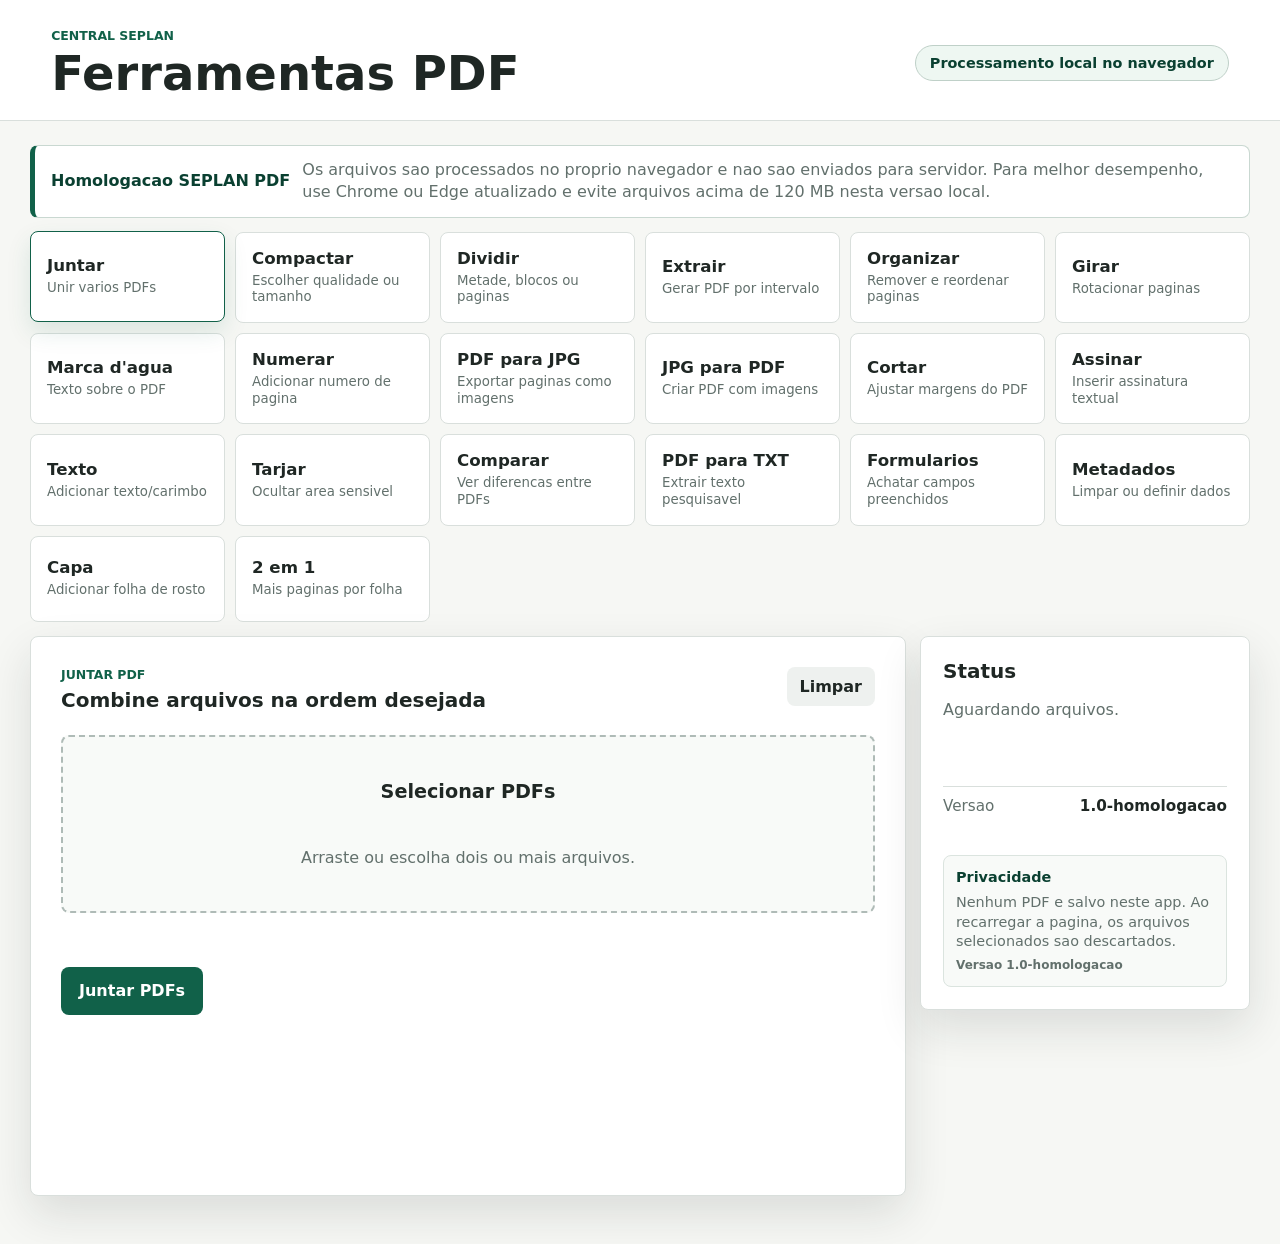
<file: apps/pdf-tools/index.html>
<!doctype html>
<html lang="pt-BR">
  <head>
    <meta charset="utf-8" />
    <meta name="viewport" content="width=device-width, initial-scale=1" />
    <title>SEPLAN PDF</title>
    <link rel="stylesheet" href="./styles.css" />
    <script>
      window.SEPLAN_PDF_LIBS = {
        pdfLib: "./vendor/pdf-lib.min.js",
        pdfJs: "./vendor/pdf.min.js",
        pdfWorker: "./vendor/pdf.worker.min.js",
        jsZip: "./vendor/jszip.min.js",
      };
    </script>
    <script src="./vendor/pdf-lib.min.js"></script>
    <script src="./vendor/pdf.min.js"></script>
    <script src="./vendor/jszip.min.js"></script>
  </head>
  <body>
    <header class="topbar">
      <div>
        <p class="eyebrow">Central SEPLAN</p>
        <h1>Ferramentas PDF</h1>
      </div>
      <div class="privacy">Processamento local no navegador</div>
    </header>

    <main class="shell">
      <section class="notice-band" aria-label="Aviso institucional">
        <strong>Homologacao SEPLAN PDF</strong>
        <span>Os arquivos sao processados no proprio navegador e nao sao enviados para servidor. Para melhor desempenho, use Chrome ou Edge atualizado e evite arquivos acima de 120 MB nesta versao local.</span>
      </section>

      <nav class="toolnav" aria-label="Ferramentas">
        <button class="tool-tab active" data-tool="merge" type="button">
          <span>Juntar</span>
          <small>Unir varios PDFs</small>
        </button>
        <button class="tool-tab" data-tool="compress" type="button">
          <span>Compactar</span>
          <small>Escolher qualidade ou tamanho</small>
        </button>
        <button class="tool-tab" data-tool="split" type="button">
          <span>Dividir</span>
          <small>Metade, blocos ou paginas</small>
        </button>
        <button class="tool-tab" data-tool="extract" type="button">
          <span>Extrair</span>
          <small>Gerar PDF por intervalo</small>
        </button>
        <button class="tool-tab" data-tool="organize" type="button">
          <span>Organizar</span>
          <small>Remover e reordenar paginas</small>
        </button>
        <button class="tool-tab" data-tool="rotate" type="button">
          <span>Girar</span>
          <small>Rotacionar paginas</small>
        </button>
        <button class="tool-tab" data-tool="watermark" type="button">
          <span>Marca d'agua</span>
          <small>Texto sobre o PDF</small>
        </button>
        <button class="tool-tab" data-tool="numbers" type="button">
          <span>Numerar</span>
          <small>Adicionar numero de pagina</small>
        </button>
        <button class="tool-tab" data-tool="pdfToJpg" type="button">
          <span>PDF para JPG</span>
          <small>Exportar paginas como imagens</small>
        </button>
        <button class="tool-tab" data-tool="jpgToPdf" type="button">
          <span>JPG para PDF</span>
          <small>Criar PDF com imagens</small>
        </button>
        <button class="tool-tab" data-tool="crop" type="button">
          <span>Cortar</span>
          <small>Ajustar margens do PDF</small>
        </button>
        <button class="tool-tab" data-tool="sign" type="button">
          <span>Assinar</span>
          <small>Inserir assinatura textual</small>
        </button>
        <button class="tool-tab" data-tool="textStamp" type="button">
          <span>Texto</span>
          <small>Adicionar texto/carimbo</small>
        </button>
        <button class="tool-tab" data-tool="redact" type="button">
          <span>Tarjar</span>
          <small>Ocultar area sensivel</small>
        </button>
        <button class="tool-tab" data-tool="compare" type="button">
          <span>Comparar</span>
          <small>Ver diferencas entre PDFs</small>
        </button>
        <button class="tool-tab" data-tool="textExtract" type="button">
          <span>PDF para TXT</span>
          <small>Extrair texto pesquisavel</small>
        </button>
        <button class="tool-tab" data-tool="flattenForms" type="button">
          <span>Formularios</span>
          <small>Achatar campos preenchidos</small>
        </button>
        <button class="tool-tab" data-tool="metadata" type="button">
          <span>Metadados</span>
          <small>Limpar ou definir dados</small>
        </button>
        <button class="tool-tab" data-tool="cover" type="button">
          <span>Capa</span>
          <small>Adicionar folha de rosto</small>
        </button>
        <button class="tool-tab" data-tool="nup" type="button">
          <span>2 em 1</span>
          <small>Mais paginas por folha</small>
        </button>
      </nav>

      <section class="workspace">
        <article class="tool-panel active" id="merge">
          <div class="panel-heading">
            <div>
              <p class="eyebrow">Juntar PDF</p>
              <h2>Combine arquivos na ordem desejada</h2>
            </div>
            <button class="ghost" id="clearMerge" type="button">Limpar</button>
          </div>
          <label class="dropzone" for="mergeFiles">
            <input id="mergeFiles" type="file" accept="application/pdf" multiple />
            <strong>Selecionar PDFs</strong>
            <span>Arraste ou escolha dois ou mais arquivos.</span>
          </label>
          <ol class="file-list" id="mergeList"></ol>
          <button class="primary" id="mergeBtn" type="button">Juntar PDFs</button>
        </article>

        <article class="tool-panel" id="compress">
          <div class="panel-heading">
            <div>
              <p class="eyebrow">Compactar PDF</p>
              <h2>Reduza o peso e defina uma meta de tamanho</h2>
            </div>
          </div>
          <label class="dropzone" for="compressFile">
            <input id="compressFile" type="file" accept="application/pdf" />
            <strong>Selecionar PDF</strong>
            <span>A compactacao renderiza as paginas em imagem para reduzir o arquivo.</span>
          </label>
          <div class="controls-grid">
            <label>
              <span>Qualidade JPEG</span>
              <input id="quality" type="range" min="35" max="92" value="72" />
              <output id="qualityOut">72%</output>
            </label>
            <label>
              <span>Resolucao</span>
              <select id="dpi">
                <option value="96">Leve</option>
                <option value="130" selected>Equilibrada</option>
                <option value="170">Alta</option>
                <option value="220">Muito alta</option>
              </select>
            </label>
            <label>
              <span>Tamanho alvo em MB</span>
              <input id="targetMb" type="number" min="0.1" step="0.1" placeholder="Opcional" />
            </label>
          </div>
          <p class="note">Para preservar texto pesquisavel, use a qualidade alta. Para chegar em um tamanho especifico, o app pode reduzir qualidade e resolucao automaticamente.</p>
          <button class="primary" id="compressBtn" type="button">Compactar PDF</button>
        </article>

        <article class="tool-panel" id="split">
          <div class="panel-heading">
            <div>
              <p class="eyebrow">Dividir PDF</p>
              <h2>Quebre um processo em partes menores</h2>
            </div>
          </div>
          <label class="dropzone" for="splitFile">
            <input id="splitFile" type="file" accept="application/pdf" />
            <strong>Selecionar PDF</strong>
            <span>Exemplo: um PDF de 30 paginas pode virar duas partes de 15.</span>
          </label>
          <div class="segmented" role="group" aria-label="Modo de divisao">
            <button class="mode active" data-mode="half" type="button">Metade</button>
            <button class="mode" data-mode="every" type="button">A cada N paginas</button>
            <button class="mode" data-mode="ranges" type="button">Intervalos</button>
          </div>
          <div class="controls-grid">
            <label data-split-control="every" hidden>
              <span>Paginas por arquivo</span>
              <input id="pagesPerPart" type="number" min="1" value="10" />
            </label>
            <label data-split-control="ranges" hidden>
              <span>Intervalos</span>
              <input id="splitRanges" type="text" placeholder="1-5, 6-10, 11-15" />
            </label>
          </div>
          <button class="primary" id="splitBtn" type="button">Dividir PDF</button>
        </article>

        <article class="tool-panel" id="extract">
          <div class="panel-heading">
            <div>
              <p class="eyebrow">Extrair paginas</p>
              <h2>Crie um novo PDF com paginas escolhidas</h2>
            </div>
          </div>
          <label class="dropzone" for="extractFile">
            <input id="extractFile" type="file" accept="application/pdf" />
            <strong>Selecionar PDF</strong>
            <span>Informe paginas soltas ou intervalos.</span>
          </label>
          <div class="controls-grid">
            <label>
              <span>Paginas</span>
              <input id="extractRanges" type="text" placeholder="1-3, 8, 12-15" />
            </label>
          </div>
          <button class="primary" id="extractBtn" type="button">Extrair paginas</button>
        </article>

        <article class="tool-panel" id="organize">
          <div class="panel-heading">
            <div>
              <p class="eyebrow">Organizar PDF</p>
              <h2>Reordene, remova e gire paginas em uma etapa</h2>
            </div>
          </div>
          <label class="dropzone" for="organizeFile">
            <input id="organizeFile" type="file" accept="application/pdf" />
            <strong>Selecionar PDF</strong>
            <span>Use intervalos como 1-3, 7, 9-10.</span>
          </label>
          <div class="controls-grid">
            <label>
              <span>Nova ordem</span>
              <input id="organizeOrder" type="text" placeholder="Opcional: 3, 1, 2, 4-8" />
            </label>
            <label>
              <span>Remover paginas</span>
              <input id="organizeRemove" type="text" placeholder="Opcional: 5, 8-10" />
            </label>
            <label>
              <span>Girar paginas</span>
              <select id="organizeRotate">
                <option value="0">Nao girar</option>
                <option value="90">90 graus</option>
                <option value="180">180 graus</option>
                <option value="270">270 graus</option>
              </select>
            </label>
          </div>
          <p class="note">Se a nova ordem ficar vazia, o app mantem todas as paginas na ordem original e aplica apenas remocao/giro.</p>
          <button class="primary" id="organizeBtn" type="button">Organizar PDF</button>
        </article>

        <article class="tool-panel" id="rotate">
          <div class="panel-heading">
            <div>
              <p class="eyebrow">Girar PDF</p>
              <h2>Rotacione todas as paginas ou apenas algumas</h2>
            </div>
          </div>
          <label class="dropzone" for="rotateFile">
            <input id="rotateFile" type="file" accept="application/pdf" />
            <strong>Selecionar PDF</strong>
            <span>Informe paginas especificas ou deixe em branco para todas.</span>
          </label>
          <div class="controls-grid">
            <label>
              <span>Paginas</span>
              <input id="rotateRanges" type="text" placeholder="Opcional: 1-3, 8" />
            </label>
            <label>
              <span>Rotacao</span>
              <select id="rotateAngle">
                <option value="90">90 graus</option>
                <option value="180">180 graus</option>
                <option value="270">270 graus</option>
              </select>
            </label>
          </div>
          <button class="primary" id="rotateBtn" type="button">Girar PDF</button>
        </article>

        <article class="tool-panel" id="watermark">
          <div class="panel-heading">
            <div>
              <p class="eyebrow">Marca d'agua</p>
              <h2>Aplique texto em todas as paginas</h2>
            </div>
          </div>
          <label class="dropzone" for="watermarkFile">
            <input id="watermarkFile" type="file" accept="application/pdf" />
            <strong>Selecionar PDF</strong>
            <span>Ideal para rascunho, copia interna ou protocolo.</span>
          </label>
          <div class="controls-grid">
            <label>
              <span>Texto</span>
              <input id="watermarkText" type="text" value="SEPLAN" />
            </label>
            <label>
              <span>Tamanho</span>
              <input id="watermarkSize" type="number" min="12" max="120" value="54" />
            </label>
            <label>
              <span>Opacidade</span>
              <input id="watermarkOpacity" type="range" min="8" max="55" value="18" />
            </label>
          </div>
          <button class="primary" id="watermarkBtn" type="button">Adicionar marca d'agua</button>
        </article>

        <article class="tool-panel" id="numbers">
          <div class="panel-heading">
            <div>
              <p class="eyebrow">Numerar paginas</p>
              <h2>Adicione numeracao no rodape do PDF</h2>
            </div>
          </div>
          <label class="dropzone" for="numbersFile">
            <input id="numbersFile" type="file" accept="application/pdf" />
            <strong>Selecionar PDF</strong>
            <span>Escolha inicio, formato e posicao.</span>
          </label>
          <div class="controls-grid">
            <label>
              <span>Comecar em</span>
              <input id="numbersStart" type="number" min="1" value="1" />
            </label>
            <label>
              <span>Formato</span>
              <select id="numbersFormat">
                <option value="simple">1</option>
                <option value="page">Pagina 1</option>
                <option value="total">Pagina 1 de 10</option>
              </select>
            </label>
            <label>
              <span>Posicao</span>
              <select id="numbersPosition">
                <option value="bottom-center">Rodape central</option>
                <option value="bottom-right">Rodape direito</option>
                <option value="bottom-left">Rodape esquerdo</option>
              </select>
            </label>
          </div>
          <button class="primary" id="numbersBtn" type="button">Numerar PDF</button>
        </article>

        <article class="tool-panel" id="pdfToJpg">
          <div class="panel-heading">
            <div>
              <p class="eyebrow">PDF para JPG</p>
              <h2>Exporte cada pagina como imagem</h2>
            </div>
          </div>
          <label class="dropzone" for="pdfToJpgFile">
            <input id="pdfToJpgFile" type="file" accept="application/pdf" />
            <strong>Selecionar PDF</strong>
            <span>O resultado sai em ZIP com uma imagem por pagina.</span>
          </label>
          <div class="controls-grid">
            <label>
              <span>Qualidade</span>
              <input id="pdfToJpgQuality" type="range" min="55" max="95" value="86" />
            </label>
            <label>
              <span>Resolucao</span>
              <select id="pdfToJpgDpi">
                <option value="120">Leve</option>
                <option value="160" selected>Boa</option>
                <option value="220">Alta</option>
              </select>
            </label>
          </div>
          <button class="primary" id="pdfToJpgBtn" type="button">Converter para JPG</button>
        </article>

        <article class="tool-panel" id="jpgToPdf">
          <div class="panel-heading">
            <div>
              <p class="eyebrow">JPG para PDF</p>
              <h2>Transforme imagens em um unico PDF</h2>
            </div>
          </div>
          <label class="dropzone" for="jpgToPdfFiles">
            <input id="jpgToPdfFiles" type="file" accept="image/jpeg,image/png" multiple />
            <strong>Selecionar imagens</strong>
            <span>Use JPG ou PNG. Cada imagem vira uma pagina.</span>
          </label>
          <div class="controls-grid">
            <label>
              <span>Tamanho da pagina</span>
              <select id="jpgPageSize">
                <option value="a4" selected>A4 com margem</option>
                <option value="image">Tamanho da imagem</option>
              </select>
            </label>
            <label>
              <span>Orientacao A4</span>
              <select id="jpgOrientation">
                <option value="auto" selected>Automatica</option>
                <option value="portrait">Retrato</option>
                <option value="landscape">Paisagem</option>
              </select>
            </label>
          </div>
          <button class="primary" id="jpgToPdfBtn" type="button">Criar PDF</button>
        </article>

        <article class="tool-panel" id="crop">
          <div class="panel-heading">
            <div>
              <p class="eyebrow">Cortar PDF</p>
              <h2>Remova margens das paginas</h2>
            </div>
          </div>
          <label class="dropzone" for="cropFile">
            <input id="cropFile" type="file" accept="application/pdf" />
            <strong>Selecionar PDF</strong>
            <span>Informe margens em milimetros.</span>
          </label>
          <div class="controls-grid">
            <label>
              <span>Paginas</span>
              <input id="cropRanges" type="text" placeholder="Opcional: 1-3, 8" />
            </label>
            <label>
              <span>Topo mm</span>
              <input id="cropTop" type="number" min="0" step="1" value="0" />
            </label>
            <label>
              <span>Direita mm</span>
              <input id="cropRight" type="number" min="0" step="1" value="0" />
            </label>
            <label>
              <span>Baixo mm</span>
              <input id="cropBottom" type="number" min="0" step="1" value="0" />
            </label>
            <label>
              <span>Esquerda mm</span>
              <input id="cropLeft" type="number" min="0" step="1" value="0" />
            </label>
          </div>
          <button class="primary" id="cropBtn" type="button">Cortar PDF</button>
        </article>

        <article class="tool-panel" id="sign">
          <div class="panel-heading">
            <div>
              <p class="eyebrow">Assinar PDF</p>
              <h2>Adicione uma assinatura textual ao documento</h2>
            </div>
          </div>
          <label class="dropzone" for="signFile">
            <input id="signFile" type="file" accept="application/pdf" />
            <strong>Selecionar PDF</strong>
            <span>Assinatura visual simples para protocolos e minutas.</span>
          </label>
          <div class="controls-grid">
            <label>
              <span>Nome/assinatura</span>
              <input id="signText" type="text" placeholder="Nome do responsavel" />
            </label>
            <label>
              <span>Pagina</span>
              <input id="signPage" type="number" min="1" value="1" />
            </label>
            <label>
              <span>Posicao</span>
              <select id="signPosition">
                <option value="bottom-right" selected>Rodape direito</option>
                <option value="bottom-center">Rodape central</option>
                <option value="bottom-left">Rodape esquerdo</option>
              </select>
            </label>
          </div>
          <p class="note">Esta assinatura e visual. Assinatura digital com certificado deve entrar na fase backend.</p>
          <button class="primary" id="signBtn" type="button">Assinar PDF</button>
        </article>

        <article class="tool-panel" id="textStamp">
          <div class="panel-heading">
            <div>
              <p class="eyebrow">Adicionar texto</p>
              <h2>Insira texto ou carimbo em paginas escolhidas</h2>
            </div>
          </div>
          <label class="dropzone" for="textStampFile">
            <input id="textStampFile" type="file" accept="application/pdf" />
            <strong>Selecionar PDF</strong>
            <span>Use para protocolo, observacao, minuta ou conferencia.</span>
          </label>
          <div class="controls-grid">
            <label>
              <span>Texto</span>
              <input id="stampText" type="text" value="CONFERIDO" />
            </label>
            <label>
              <span>Paginas</span>
              <input id="stampRanges" type="text" placeholder="Opcional: todas" />
            </label>
            <label>
              <span>Posicao</span>
              <select id="stampPosition">
                <option value="top-left">Topo esquerdo</option>
                <option value="top-right" selected>Topo direito</option>
                <option value="center">Centro</option>
                <option value="bottom-left">Rodape esquerdo</option>
                <option value="bottom-right">Rodape direito</option>
              </select>
            </label>
            <label>
              <span>Tamanho</span>
              <input id="stampSize" type="number" min="8" max="72" value="18" />
            </label>
          </div>
          <button class="primary" id="textStampBtn" type="button">Adicionar texto</button>
        </article>

        <article class="tool-panel" id="redact">
          <div class="panel-heading">
            <div>
              <p class="eyebrow">Tarjar PDF</p>
              <h2>Remova visualmente uma area sensivel</h2>
            </div>
          </div>
          <label class="dropzone" for="redactFile">
            <input id="redactFile" type="file" accept="application/pdf" />
            <strong>Selecionar PDF</strong>
            <span>O PDF final e achatado em imagem para esconder o conteudo coberto.</span>
          </label>
          <div class="controls-grid">
            <label>
              <span>Paginas</span>
              <input id="redactRanges" type="text" placeholder="Opcional: todas" />
            </label>
            <label>
              <span>Esquerda %</span>
              <input id="redactX" type="number" min="0" max="100" step="1" value="10" />
            </label>
            <label>
              <span>Topo %</span>
              <input id="redactY" type="number" min="0" max="100" step="1" value="10" />
            </label>
            <label>
              <span>Largura %</span>
              <input id="redactW" type="number" min="1" max="100" step="1" value="35" />
            </label>
            <label>
              <span>Altura %</span>
              <input id="redactH" type="number" min="1" max="100" step="1" value="8" />
            </label>
          </div>
          <p class="note">Use percentuais da pagina. Exemplo: esquerda 10, topo 10, largura 35, altura 8 cobre uma faixa no canto superior esquerdo.</p>
          <button class="primary" id="redactBtn" type="button">Tarjar PDF</button>
        </article>

        <article class="tool-panel" id="compare">
          <div class="panel-heading">
            <div>
              <p class="eyebrow">Comparar PDFs</p>
              <h2>Gere imagens lado a lado para conferencia</h2>
            </div>
          </div>
          <div class="controls-grid">
            <label class="dropzone compact-zone" for="compareFileA">
              <input id="compareFileA" type="file" accept="application/pdf" />
              <strong>PDF original</strong>
              <span>Primeira versao.</span>
            </label>
            <label class="dropzone compact-zone" for="compareFileB">
              <input id="compareFileB" type="file" accept="application/pdf" />
              <strong>PDF revisado</strong>
              <span>Segunda versao.</span>
            </label>
            <label>
              <span>Resolucao</span>
              <select id="compareDpi">
                <option value="90">Leve</option>
                <option value="130" selected>Boa</option>
                <option value="170">Alta</option>
              </select>
            </label>
          </div>
          <p class="note">O resultado sai em ZIP com uma imagem por pagina, mostrando original e revisado lado a lado.</p>
          <button class="primary" id="compareBtn" type="button">Comparar PDFs</button>
        </article>

        <article class="tool-panel" id="textExtract">
          <div class="panel-heading">
            <div>
              <p class="eyebrow">PDF para TXT</p>
              <h2>Extraia texto de PDFs pesquisaveis</h2>
            </div>
          </div>
          <label class="dropzone" for="textExtractFile">
            <input id="textExtractFile" type="file" accept="application/pdf" />
            <strong>Selecionar PDF</strong>
            <span>Funciona quando o PDF ja possui camada de texto.</span>
          </label>
          <div class="controls-grid">
            <label>
              <span>Paginas</span>
              <input id="textExtractRanges" type="text" placeholder="Opcional: todas" />
            </label>
          </div>
          <p class="note">PDF escaneado sem OCR pode gerar pouco ou nenhum texto.</p>
          <button class="primary" id="textExtractBtn" type="button">Extrair TXT</button>
        </article>

        <article class="tool-panel" id="flattenForms">
          <div class="panel-heading">
            <div>
              <p class="eyebrow">Achatar formularios</p>
              <h2>Converta campos preenchidos em conteudo fixo</h2>
            </div>
          </div>
          <label class="dropzone" for="flattenFormsFile">
            <input id="flattenFormsFile" type="file" accept="application/pdf" />
            <strong>Selecionar PDF</strong>
            <span>Use para evitar edicao acidental de campos de formulario.</span>
          </label>
          <button class="primary" id="flattenFormsBtn" type="button">Achatar formulario</button>
        </article>

        <article class="tool-panel" id="metadata">
          <div class="panel-heading">
            <div>
              <p class="eyebrow">Metadados</p>
              <h2>Limpe ou padronize informacoes internas do PDF</h2>
            </div>
          </div>
          <label class="dropzone" for="metadataFile">
            <input id="metadataFile" type="file" accept="application/pdf" />
            <strong>Selecionar PDF</strong>
            <span>Altere titulo, autor, assunto e palavras-chave.</span>
          </label>
          <div class="segmented" role="group" aria-label="Modo de metadados">
            <button class="metadata-mode active" data-metadata-mode="set" type="button">Definir</button>
            <button class="metadata-mode" data-metadata-mode="clear" type="button">Limpar</button>
          </div>
          <div class="controls-grid" id="metadataFields">
            <label>
              <span>Titulo</span>
              <input id="metadataTitle" type="text" placeholder="Documento SEPLAN" />
            </label>
            <label>
              <span>Autor</span>
              <input id="metadataAuthor" type="text" placeholder="Central SEPLAN" />
            </label>
            <label>
              <span>Assunto</span>
              <input id="metadataSubject" type="text" placeholder="Processo administrativo" />
            </label>
            <label>
              <span>Palavras-chave</span>
              <input id="metadataKeywords" type="text" placeholder="seplan, pdf, processo" />
            </label>
          </div>
          <button class="primary" id="metadataBtn" type="button">Salvar metadados</button>
        </article>

        <article class="tool-panel" id="cover">
          <div class="panel-heading">
            <div>
              <p class="eyebrow">Adicionar capa</p>
              <h2>Crie uma folha de rosto antes do PDF</h2>
            </div>
          </div>
          <label class="dropzone" for="coverFile">
            <input id="coverFile" type="file" accept="application/pdf" />
            <strong>Selecionar PDF</strong>
            <span>A capa sera inserida como primeira pagina.</span>
          </label>
          <div class="controls-grid">
            <label>
              <span>Titulo</span>
              <input id="coverTitle" type="text" value="Documento SEPLAN" />
            </label>
            <label>
              <span>Subtitulo</span>
              <input id="coverSubtitle" type="text" placeholder="Processo, protocolo ou assunto" />
            </label>
            <label>
              <span>Responsavel</span>
              <input id="coverOwner" type="text" placeholder="Secretaria / Setor" />
            </label>
            <label>
              <span>Data</span>
              <input id="coverDate" type="text" placeholder="Opcional" />
            </label>
          </div>
          <button class="primary" id="coverBtn" type="button">Adicionar capa</button>
        </article>

        <article class="tool-panel" id="nup">
          <div class="panel-heading">
            <div>
              <p class="eyebrow">Paginas por folha</p>
              <h2>Monte uma versao economica para conferencia</h2>
            </div>
          </div>
          <label class="dropzone" for="nupFile">
            <input id="nupFile" type="file" accept="application/pdf" />
            <strong>Selecionar PDF</strong>
            <span>Gera novo PDF com 2 ou 4 paginas por folha A4.</span>
          </label>
          <div class="controls-grid">
            <label>
              <span>Layout</span>
              <select id="nupCount">
                <option value="2" selected>2 paginas por folha</option>
                <option value="4">4 paginas por folha</option>
              </select>
            </label>
            <label>
              <span>Orientacao</span>
              <select id="nupOrientation">
                <option value="portrait">A4 retrato</option>
                <option value="landscape" selected>A4 paisagem</option>
              </select>
            </label>
            <label>
              <span>Resolucao</span>
              <select id="nupDpi">
                <option value="100">Leve</option>
                <option value="140" selected>Boa</option>
                <option value="180">Alta</option>
              </select>
            </label>
          </div>
          <p class="note">Esta ferramenta renderiza as paginas como imagem, ideal para conferencia e impressao, nao para preservar texto pesquisavel.</p>
          <button class="primary" id="nupBtn" type="button">Gerar PDF 2 em 1</button>
        </article>

        <aside class="status-panel">
          <h2>Status</h2>
          <div id="status" class="status">Aguardando arquivos.</div>
          <div class="metrics" id="metrics"></div>
          <div class="download-area" id="downloads"></div>
          <div class="safety-box">
            <strong>Privacidade</strong>
            <span>Nenhum PDF e salvo neste app. Ao recarregar a pagina, os arquivos selecionados sao descartados.</span>
            <small>Versao 1.0-homologacao</small>
          </div>
        </aside>
      </section>
    </main>

    <script src="./app.js"></script>
  </body>
</html>
</file>
<file: apps/pdf-tools/styles.css>
:root {
  color-scheme: light;
  --bg: #f6f7f4;
  --ink: #1f2724;
  --muted: #62706c;
  --line: #d9dfdc;
  --panel: #ffffff;
  --brand: #116149;
  --brand-dark: #0a4031;
  --accent: #d99f2b;
  --danger: #a83d3d;
  --shadow: 0 18px 45px rgba(23, 34, 31, 0.12);
}

* {
  box-sizing: border-box;
}

body {
  margin: 0;
  min-height: 100vh;
  background: var(--bg);
  color: var(--ink);
  font-family: Inter, ui-sans-serif, system-ui, -apple-system, BlinkMacSystemFont, "Segoe UI", sans-serif;
}

button,
input,
select {
  font: inherit;
}

.topbar {
  display: flex;
  align-items: center;
  justify-content: space-between;
  gap: 24px;
  padding: 28px clamp(18px, 4vw, 54px) 22px;
  background: #ffffff;
  border-bottom: 1px solid var(--line);
}

.eyebrow {
  margin: 0 0 6px;
  color: var(--brand);
  font-size: 0.78rem;
  font-weight: 800;
  letter-spacing: 0;
  text-transform: uppercase;
}

h1,
h2 {
  margin: 0;
  letter-spacing: 0;
}

h1 {
  font-size: clamp(1.85rem, 4vw, 3rem);
  line-height: 1.02;
}

h2 {
  font-size: 1.25rem;
  line-height: 1.25;
}

.privacy {
  flex: 0 0 auto;
  border: 1px solid #bfd0c8;
  border-radius: 999px;
  padding: 9px 14px;
  color: var(--brand-dark);
  background: #eef7f2;
  font-size: 0.9rem;
  font-weight: 700;
}

.shell {
  width: min(1220px, calc(100% - 32px));
  margin: 24px auto 48px;
}

.notice-band {
  display: grid;
  grid-template-columns: auto 1fr;
  gap: 12px;
  align-items: center;
  margin-bottom: 14px;
  padding: 13px 16px;
  border: 1px solid #c9d8d1;
  border-left: 5px solid var(--brand);
  border-radius: 8px;
  background: #ffffff;
  color: var(--muted);
  line-height: 1.4;
}

.notice-band strong {
  color: var(--brand-dark);
}

.toolnav {
  display: grid;
  grid-template-columns: repeat(auto-fit, minmax(185px, 1fr));
  gap: 10px;
  margin-bottom: 14px;
}

.tool-tab {
  min-height: 86px;
  border: 1px solid var(--line);
  border-radius: 8px;
  background: #ffffff;
  color: var(--ink);
  text-align: left;
  padding: 16px;
  cursor: pointer;
  transition: border-color 160ms ease, transform 160ms ease, box-shadow 160ms ease;
}

.tool-tab span,
.tool-tab small {
  display: block;
}

.tool-tab span {
  font-weight: 850;
  font-size: 1.04rem;
}

.tool-tab small {
  margin-top: 5px;
  color: var(--muted);
  line-height: 1.25;
}

.tool-tab:hover,
.tool-tab.active {
  border-color: var(--brand);
  box-shadow: 0 10px 24px rgba(17, 97, 73, 0.12);
  transform: translateY(-1px);
}

.workspace {
  display: grid;
  grid-template-columns: minmax(0, 1fr) 330px;
  gap: 14px;
  align-items: start;
}

.tool-panel,
.status-panel {
  background: var(--panel);
  border: 1px solid var(--line);
  border-radius: 8px;
  box-shadow: var(--shadow);
}

.tool-panel {
  display: none;
  min-height: 560px;
  padding: clamp(18px, 3vw, 30px);
}

.tool-panel.active {
  display: block;
}

.panel-heading {
  display: flex;
  align-items: flex-start;
  justify-content: space-between;
  gap: 18px;
  margin-bottom: 22px;
}

.dropzone {
  display: grid;
  place-items: center;
  gap: 6px;
  min-height: 178px;
  padding: 24px;
  border: 2px dashed #afbbb7;
  border-radius: 8px;
  background: #f8faf8;
  cursor: pointer;
  text-align: center;
}

.dropzone:hover,
.dropzone.dragover {
  border-color: var(--brand);
  background: #eef7f2;
}

.compact-zone {
  min-height: 132px;
  padding: 18px;
}

.dropzone input {
  position: absolute;
  width: 1px;
  height: 1px;
  opacity: 0;
  pointer-events: none;
}

.dropzone strong {
  font-size: 1.2rem;
}

.dropzone span,
.note,
.status,
.metrics {
  color: var(--muted);
}

.file-list {
  display: grid;
  gap: 9px;
  padding: 0;
  margin: 18px 0;
  list-style: none;
}

.file-list li {
  display: grid;
  grid-template-columns: 42px 1fr auto auto;
  align-items: center;
  gap: 10px;
  min-height: 54px;
  padding: 10px;
  border: 1px solid var(--line);
  border-radius: 8px;
  background: #ffffff;
}

.file-index {
  display: grid;
  place-items: center;
  width: 34px;
  aspect-ratio: 1;
  border-radius: 50%;
  background: #eef7f2;
  color: var(--brand-dark);
  font-weight: 850;
}

.file-name {
  min-width: 0;
  overflow-wrap: anywhere;
  font-weight: 750;
}

.file-size {
  color: var(--muted);
  font-variant-numeric: tabular-nums;
}

.icon-btn,
.ghost,
.primary,
.download {
  border: 0;
  border-radius: 8px;
  font-weight: 850;
  cursor: pointer;
}

.icon-btn {
  width: 36px;
  aspect-ratio: 1;
  background: #eef1ef;
  color: var(--ink);
}

.icon-btn:hover {
  background: #dfe8e3;
}

.ghost {
  padding: 10px 13px;
  background: #eef1ef;
  color: var(--ink);
}

.primary,
.download {
  display: inline-flex;
  align-items: center;
  justify-content: center;
  min-height: 48px;
  padding: 0 18px;
  margin-top: 18px;
  background: var(--brand);
  color: #ffffff;
  text-decoration: none;
}

.primary:hover,
.download:hover {
  background: var(--brand-dark);
}

.primary:disabled {
  cursor: not-allowed;
  opacity: 0.6;
}

.controls-grid {
  display: grid;
  grid-template-columns: repeat(3, minmax(0, 1fr));
  gap: 14px;
  margin-top: 18px;
}

.controls-grid label {
  display: grid;
  gap: 7px;
}

.controls-grid span {
  color: var(--ink);
  font-weight: 800;
}

input[type="number"],
input[type="text"],
select {
  width: 100%;
  min-height: 46px;
  border: 1px solid #cdd6d2;
  border-radius: 8px;
  padding: 0 12px;
  background: #ffffff;
  color: var(--ink);
}

textarea {
  width: 100%;
  min-height: 90px;
  border: 1px solid #cdd6d2;
  border-radius: 8px;
  padding: 10px 12px;
  background: #ffffff;
  color: var(--ink);
  resize: vertical;
  font: inherit;
}

input[type="range"] {
  width: 100%;
  accent-color: var(--brand);
}

output {
  color: var(--brand-dark);
  font-weight: 850;
}

.note {
  margin: 16px 0 0;
  line-height: 1.5;
}

.segmented {
  display: inline-grid;
  grid-template-columns: repeat(3, minmax(0, 1fr));
  width: min(620px, 100%);
  gap: 6px;
  padding: 6px;
  margin-top: 18px;
  border: 1px solid var(--line);
  border-radius: 8px;
  background: #f3f5f4;
}

.mode {
  min-height: 42px;
  border: 0;
  border-radius: 6px;
  background: transparent;
  color: var(--muted);
  font-weight: 800;
  cursor: pointer;
}

.mode.active {
  background: #ffffff;
  color: var(--brand-dark);
  box-shadow: 0 6px 14px rgba(23, 34, 31, 0.08);
}

.status-panel {
  position: sticky;
  top: 14px;
  padding: 22px;
}

.status-panel h2 {
  margin-bottom: 14px;
}

.status {
  min-height: 72px;
  line-height: 1.45;
}

.metrics {
  display: grid;
  gap: 8px;
  margin-top: 16px;
  font-size: 0.95rem;
}

.metric {
  display: flex;
  justify-content: space-between;
  gap: 16px;
  padding: 10px 0;
  border-top: 1px solid var(--line);
}

.metric strong {
  color: var(--ink);
}

.download-area {
  display: grid;
  gap: 8px;
  margin-top: 12px;
}

.download {
  width: 100%;
  margin-top: 0;
}

.safety-box {
  display: grid;
  gap: 6px;
  margin-top: 18px;
  padding: 12px;
  border: 1px solid #dbe4df;
  border-radius: 8px;
  background: #f8faf8;
  color: var(--muted);
  font-size: 0.9rem;
  line-height: 1.35;
}

.safety-box strong {
  color: var(--brand-dark);
}

.safety-box small {
  color: var(--muted);
  font-weight: 800;
}

.error {
  color: var(--danger);
}

@media (max-width: 920px) {
  .topbar,
  .workspace {
    display: block;
  }

  .privacy {
    display: inline-block;
    margin-top: 16px;
  }

  .toolnav {
    grid-template-columns: repeat(2, minmax(0, 1fr));
  }

  .status-panel {
    position: static;
    margin-top: 14px;
  }

  .controls-grid {
    grid-template-columns: 1fr;
  }

  .notice-band {
    grid-template-columns: 1fr;
  }
}

@media (max-width: 560px) {
  .shell {
    width: min(100% - 20px, 1220px);
    margin-top: 12px;
  }

  .toolnav,
  .segmented {
    grid-template-columns: 1fr;
  }

  .file-list li {
    grid-template-columns: 36px 1fr auto;
  }

  .file-size {
    grid-column: 2 / -1;
  }
}
</file>
